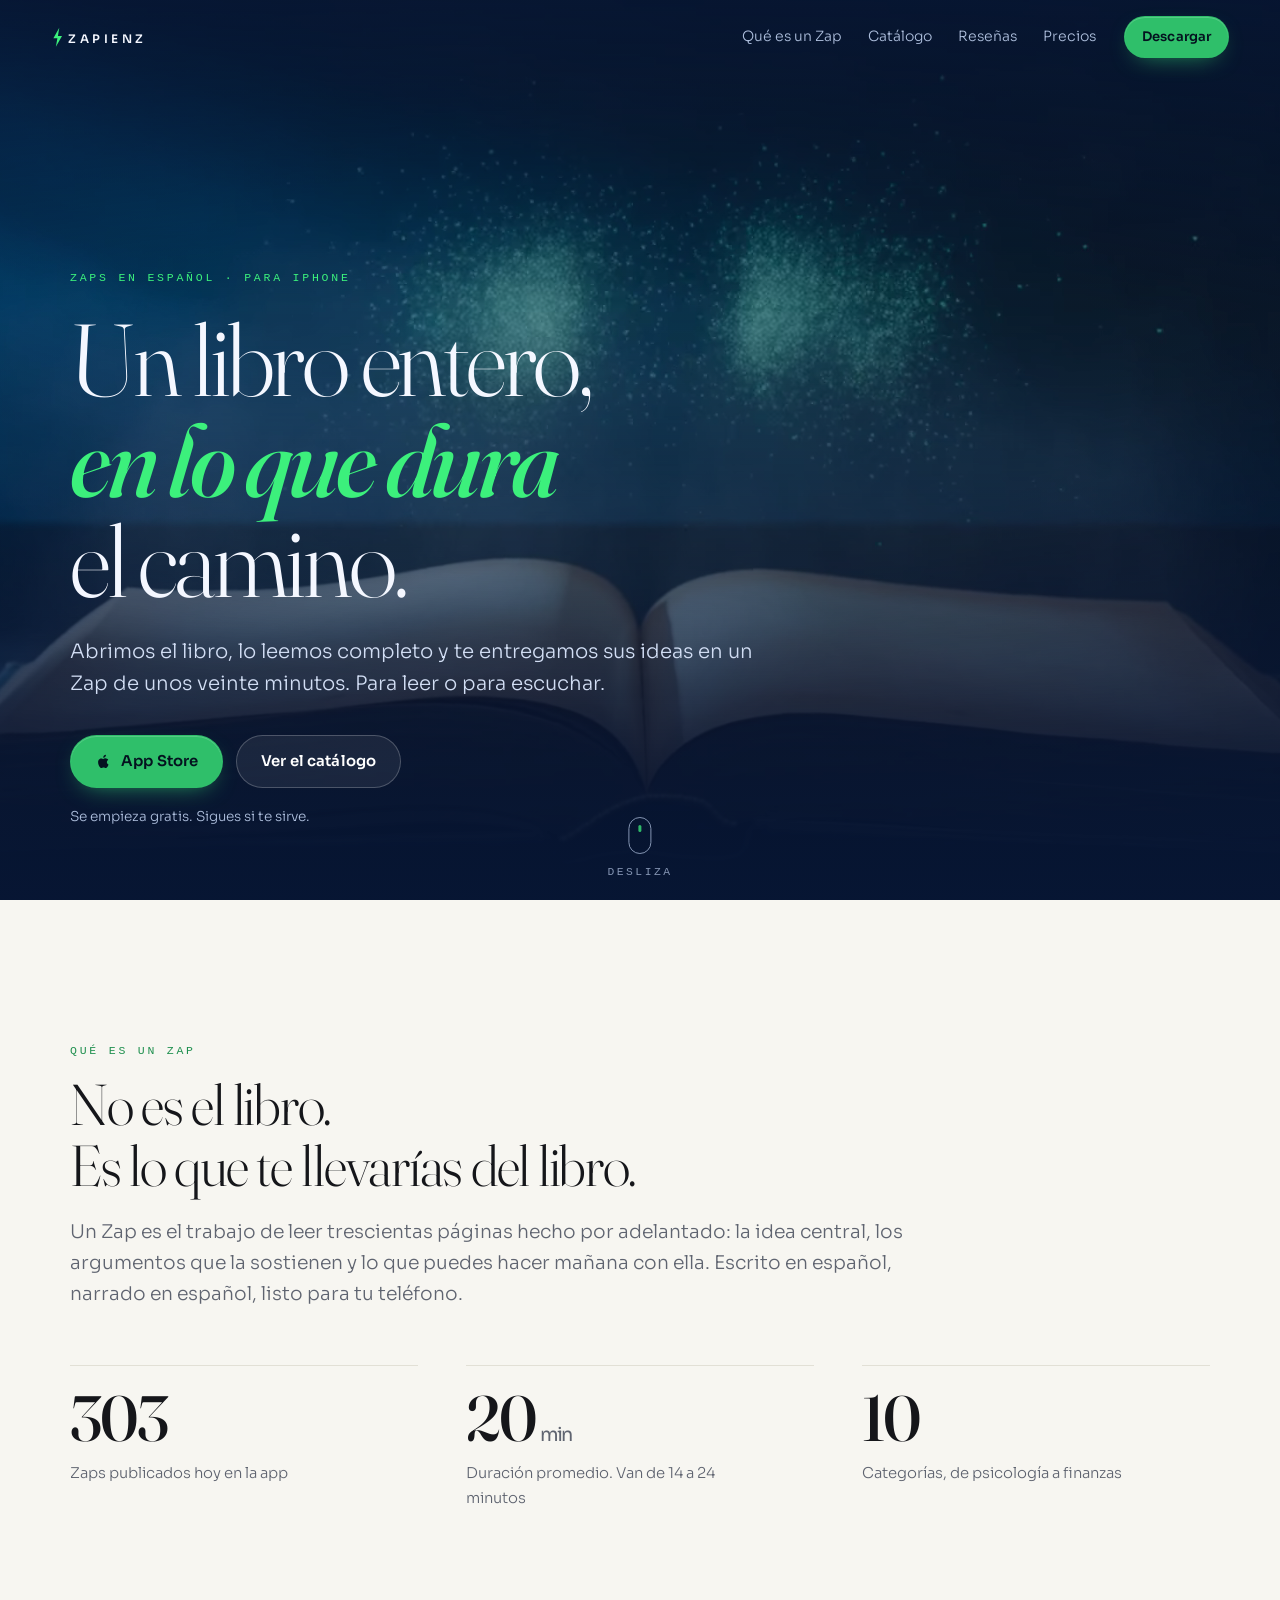
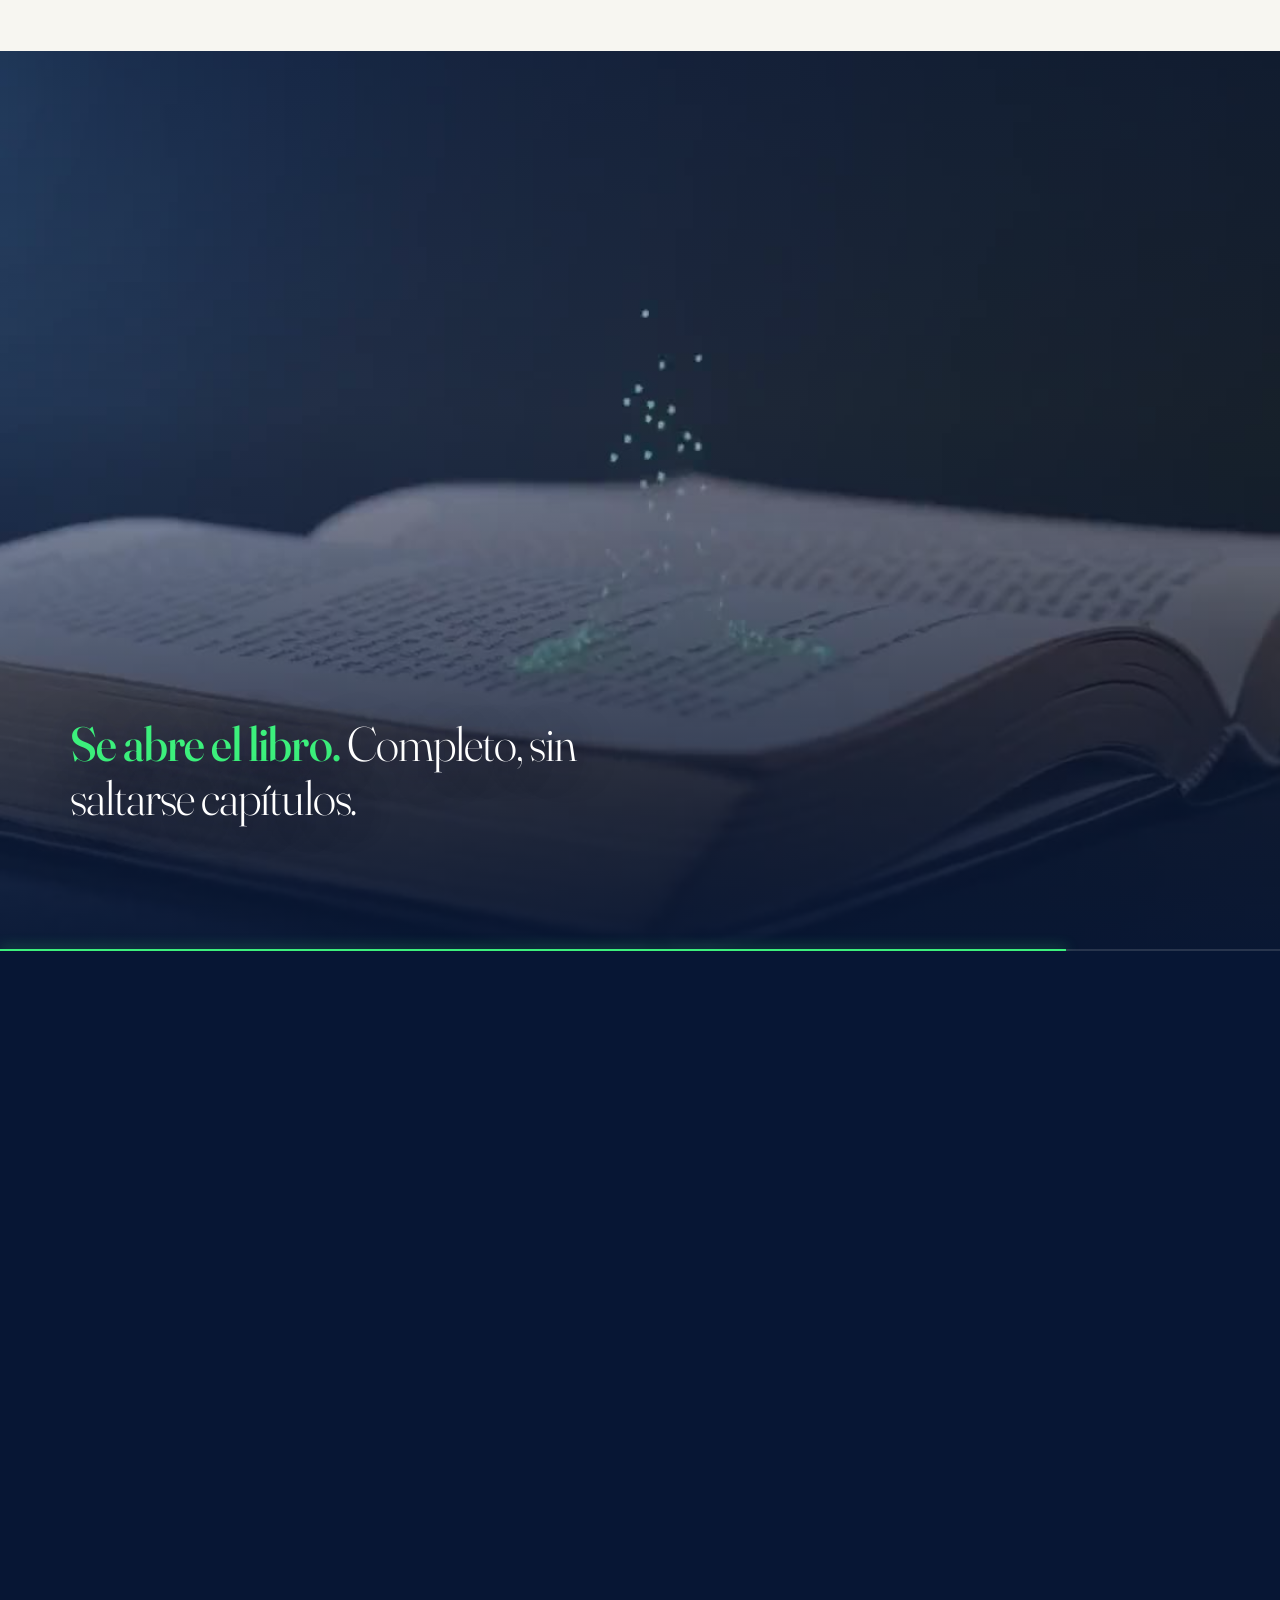
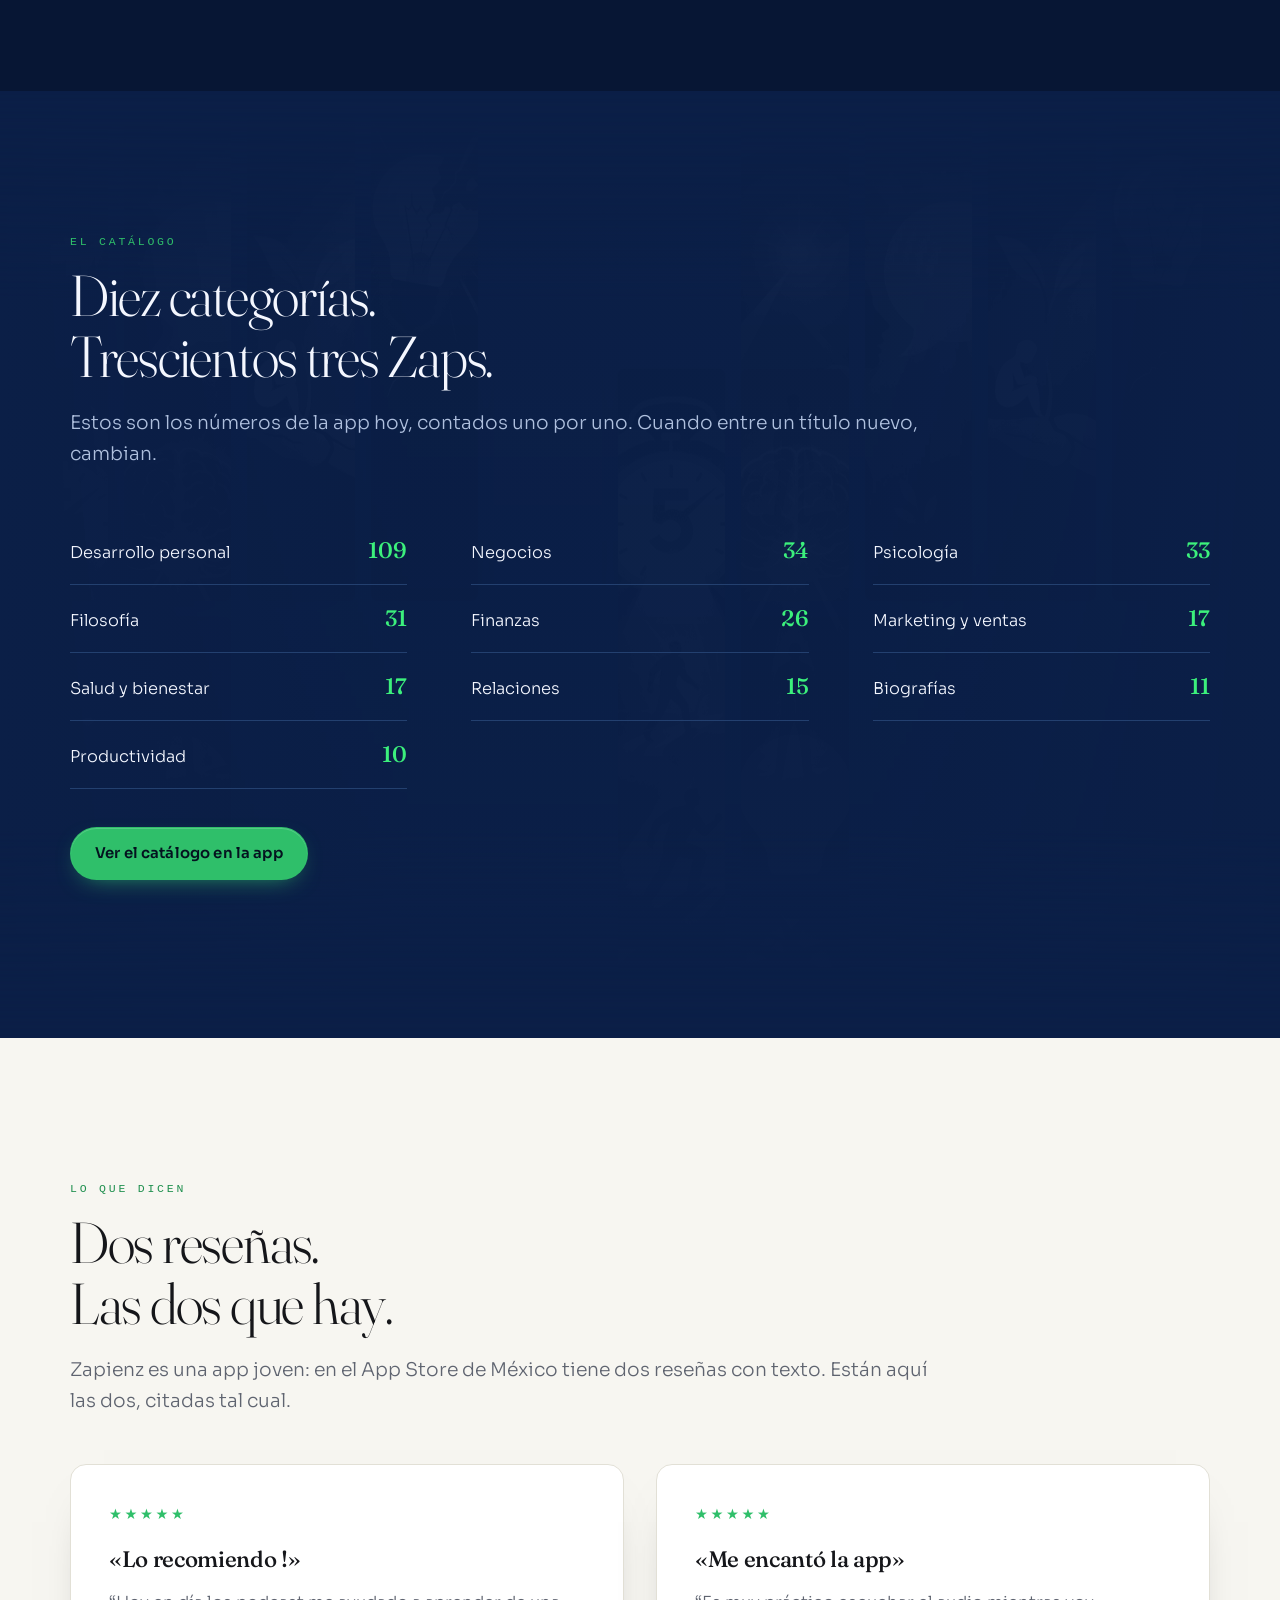
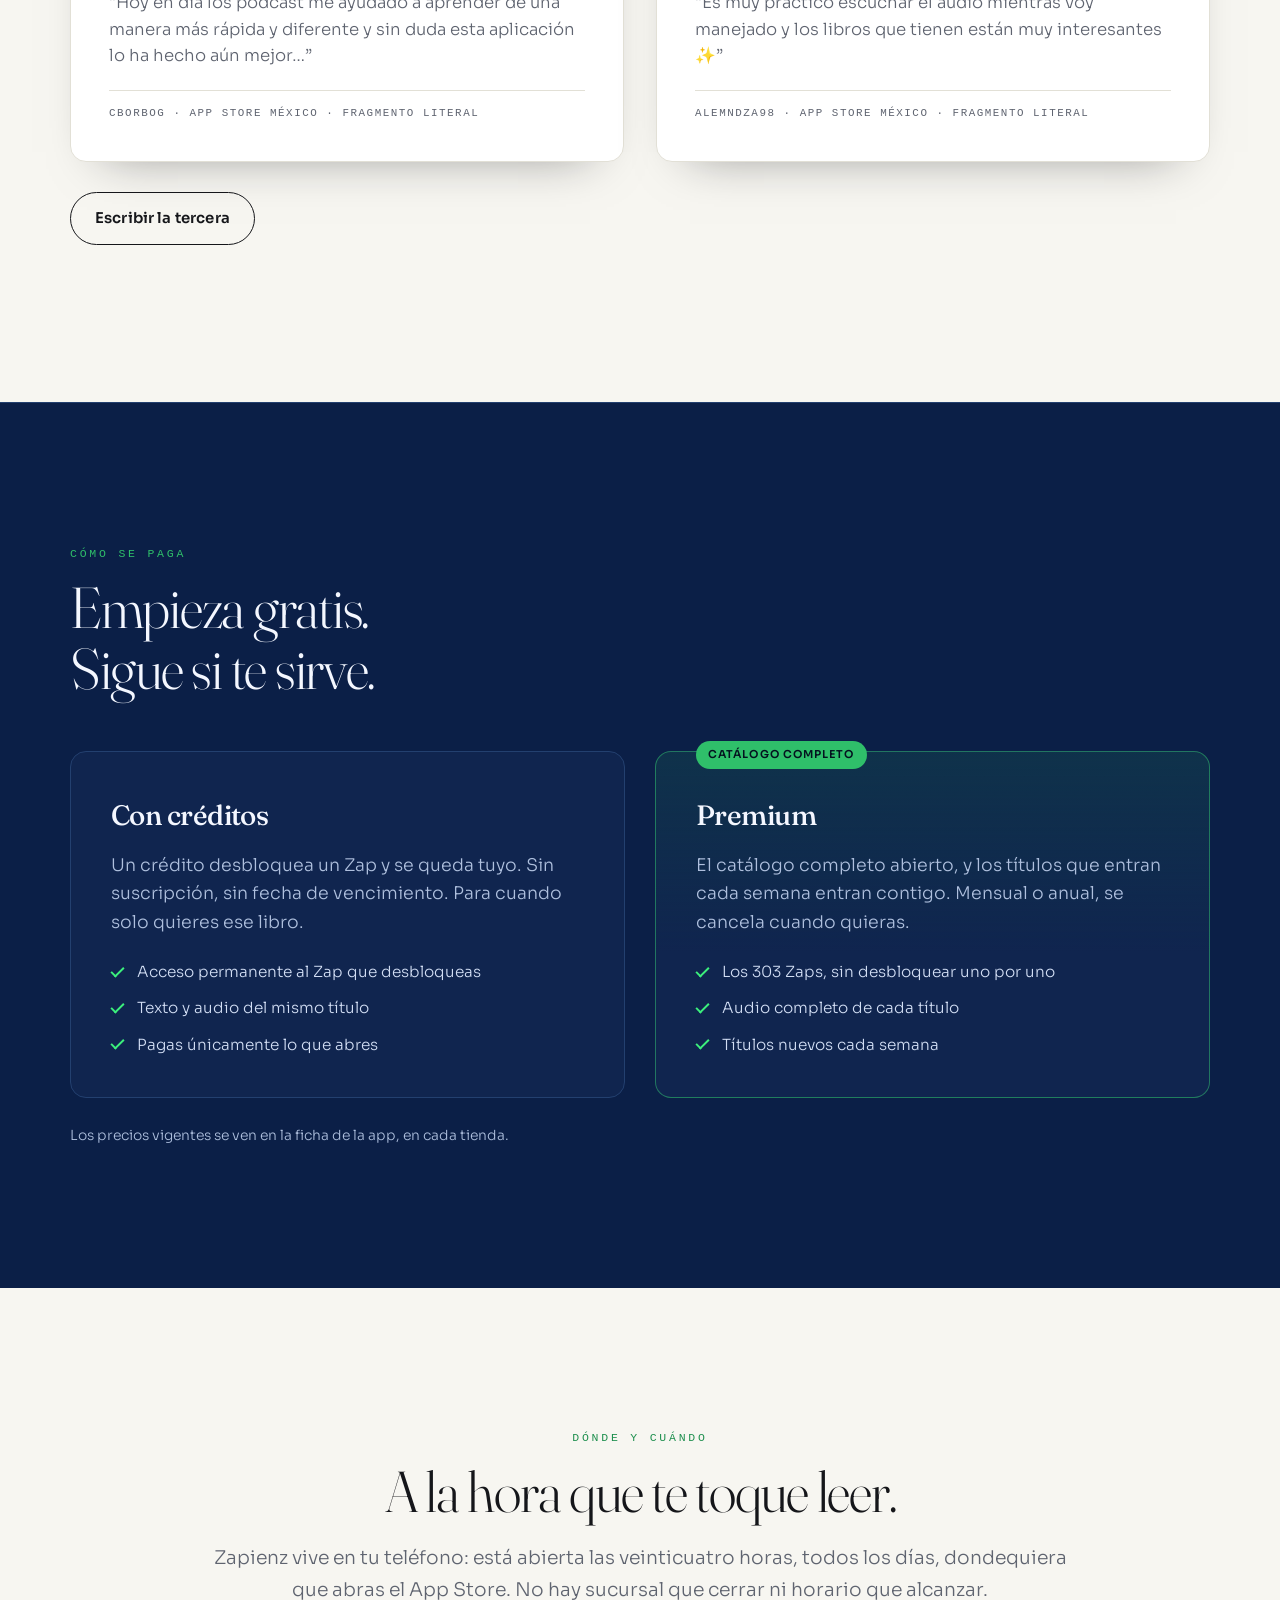
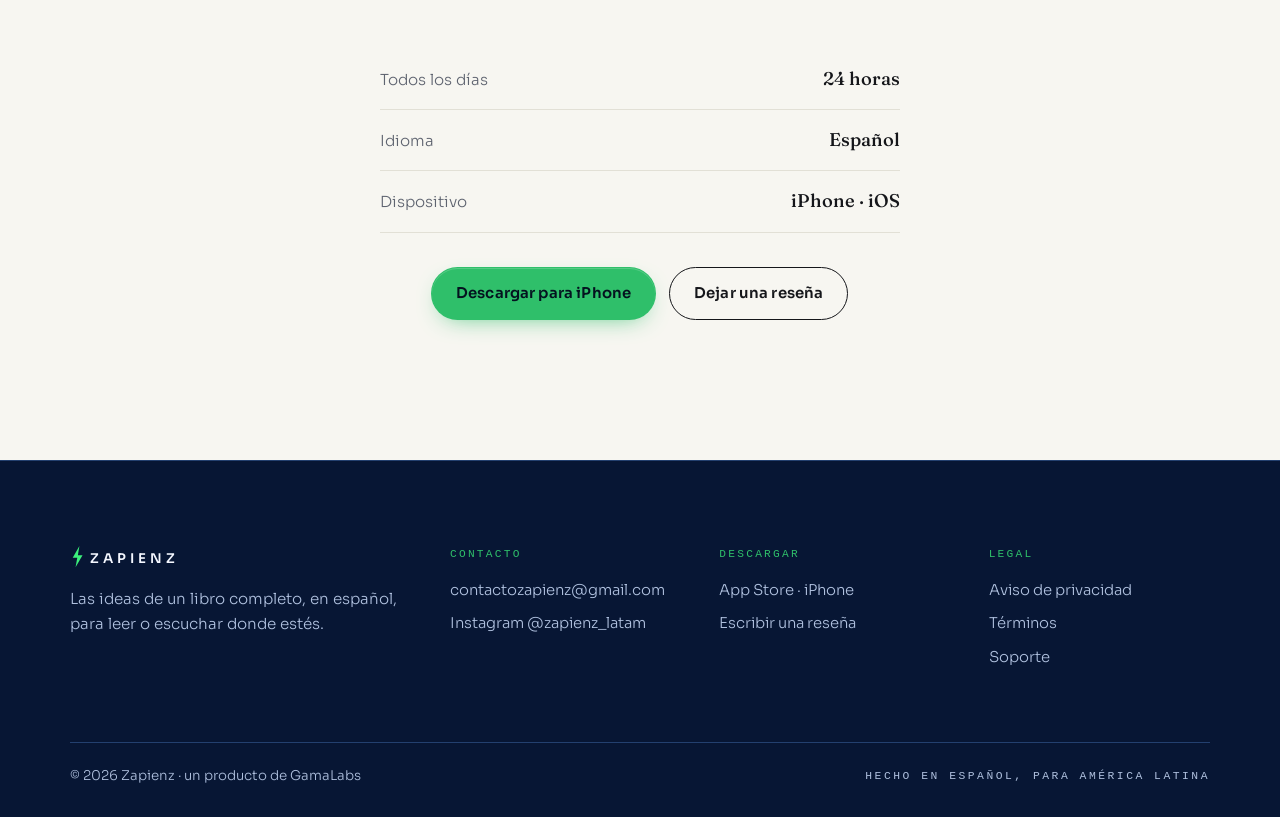
<file: index.html>
<!doctype html>
<html lang="es-MX">
<head>
<meta charset="utf-8">
<meta name="viewport" content="width=device-width,initial-scale=1,viewport-fit=cover">
<title>Zapienz — Un libro entero, en lo que dura el camino</title>
<meta name="description" content="303 Zaps en español para leer o escuchar: las ideas de un libro completo en unos veinte minutos. Diez categorías, en tu iPhone.">
<meta name="theme-color" content="#0B1F47">
<link rel="canonical" href="https://gamalabs26.github.io/zapienz-latam/">
<meta name="robots" content="index,follow">

<meta property="og:type" content="website">
<meta property="og:site_name" content="Zapienz">
<meta property="og:locale" content="es_MX">
<meta property="og:title" content="Zapienz — Un libro entero, en lo que dura el camino">
<meta property="og:description" content="303 Zaps en español para leer o escuchar: las ideas de un libro completo en unos veinte minutos.">
<meta property="og:url" content="https://gamalabs26.github.io/zapienz-latam/">
<meta property="og:image" content="https://gamalabs26.github.io/zapienz-latam/assets/img/og.jpg">
<meta property="og:image:width" content="1200">
<meta property="og:image:height" content="675">
<meta property="og:image:alt" content="Un libro abierto del que se desprenden partículas de luz que forman una onda de audio.">
<meta name="twitter:card" content="summary_large_image">
<meta name="twitter:title" content="Zapienz — Un libro entero, en lo que dura el camino">
<meta name="twitter:description" content="303 Zaps en español para leer o escuchar. Diez categorías, en tu iPhone.">
<meta name="twitter:image" content="https://gamalabs26.github.io/zapienz-latam/assets/img/og.jpg">

<link rel="icon" href="assets/img/favicon.svg" type="image/svg+xml">
<link rel="apple-touch-icon" href="assets/img/icon-180.png">
<link rel="manifest" href="site.webmanifest">

<link rel="preconnect" href="https://fonts.googleapis.com">
<link rel="preconnect" href="https://fonts.gstatic.com" crossorigin>
<link rel="preload" as="image" href="assets/img/hero-poster.jpg" fetchpriority="high">
<link href="https://fonts.googleapis.com/css2?family=Fraunces:opsz,wght@9..144,300;9..144,500;9..144,700&family=Sora:wght@300;400;600&display=swap" rel="stylesheet">
<link rel="stylesheet" href="assets/css/site.css">

<script type="application/ld+json">
{
  "@context": "https://schema.org",
  "@type": "MobileApplication",
  "name": "Zapienz",
  "applicationCategory": "EducationApplication",
  "operatingSystem": "iOS",
  "inLanguage": "es",
  "url": "https://gamalabs26.github.io/zapienz-latam/",
  "description": "Zaps en español: las ideas de un libro completo para leer o escuchar en unos veinte minutos.",
  "author": { "@type": "Organization", "name": "GamaLabs" },
  "email": "contactozapienz@gmail.com",
  "sameAs": [
    "https://www.instagram.com/zapienz_latam",
    "https://apps.apple.com/mx/app/zapienz/id6762142820"
  ]
}
</script>
</head>
<body>

<a class="saltar" href="#contenido">Saltar al contenido</a>

<nav class="nav" id="nav" aria-label="Principal">
  <a class="nav__marca" href="#inicio" aria-label="Zapienz, inicio">
    <svg class="marca" viewBox="0 0 168 26" role="img" aria-label="Zapienz">
      <path class="marca__rayo" d="M10.5 1 3 14.2h5.1L6.2 25 14 11.4H8.8L10.5 1Z"/>
      <text x="22" y="20" class="marca__texto">ZAPIENZ</text>
    </svg>
  </a>
  <div class="nav__links">
    <a href="#zap">Qué es un Zap</a>
    <a href="#catalogo">Catálogo</a>
    <a href="#resenas">Reseñas</a>
    <a href="#precios">Precios</a>
  </div>
  <a class="btn btn--mini" data-iman href="https://apps.apple.com/mx/app/zapienz/id6762142820">Descargar</a>
</nav>

<main id="contenido">

<!-- ═══════════ HERO ═══════════ -->
<section class="hero" id="inicio">
  <div class="hero__media" id="heroMedia">
    <video class="hero__video" id="heroVideo"
           autoplay muted loop playsinline preload="metadata"
           poster="assets/img/hero-poster.jpg"
           data-ancho-webm="assets/video/hero-169.webm"
           data-ancho-mp4="assets/video/hero-169.mp4"
           data-alto-mp4="assets/video/hero-916.mp4"
           aria-hidden="true" tabindex="-1">
      <!-- la fuente la elige site.js segun el ancho: el atributo media no
           aplica dentro de <video>, solo dentro de <picture>. -->
    </video>
    <div class="hero__velo" aria-hidden="true"></div>
    <div class="hero__foco" id="heroFoco" aria-hidden="true"></div>
  </div>

  <div class="hero__cuerpo">
    <p class="sobre" data-anim="1">Zaps en español · para iPhone</p>
    <h1 class="titular" data-anim="2">
      Un libro entero,<br><em>en lo que dura</em><br>el camino.
    </h1>
    <p class="bajada" data-anim="3">
      Abrimos el libro, lo leemos completo y te entregamos sus ideas
      en un Zap de unos veinte minutos. Para leer o para escuchar.
    </p>
    <div class="hero__acciones" data-anim="4">
      <a class="btn" data-iman href="https://apps.apple.com/mx/app/zapienz/id6762142820">
        <svg viewBox="0 0 24 24" aria-hidden="true" class="ico"><path d="M16.7 12.9c0-2.3 1.9-3.4 2-3.5-1.1-1.6-2.8-1.8-3.4-1.8-1.4-.2-2.8.8-3.5.8-.7 0-1.8-.8-3-.8-1.5 0-2.9.9-3.7 2.3-1.6 2.7-.4 6.8 1.1 9 .8 1.1 1.7 2.3 2.9 2.2 1.2 0 1.6-.7 3-.7s1.8.7 3 .7c1.2 0 2-1.1 2.8-2.2.9-1.3 1.2-2.5 1.3-2.6-.1 0-2.5-1-2.5-3.4zM14.5 5.3c.6-.8 1.1-1.9 1-3-.9 0-2.1.6-2.8 1.4-.6.7-1.2 1.8-1 2.9 1 .1 2.1-.5 2.8-1.3z"/></svg>
        App Store
      </a>
      <a class="btn btn--ghost" data-iman href="#catalogo">Ver el catálogo</a>
    </div>
    <p class="hero__nota" data-anim="5">Se empieza gratis. Sigues si te sirve.</p>
  </div>

  <div class="hero__pie" aria-hidden="true">
    <span class="hero__scroll"><i></i></span>
    <span class="mono">Desliza</span>
  </div>
</section>

<!-- ═══════════ QUÉ ES UN ZAP ═══════════ -->
<section class="seccion seccion--papel" id="zap">
  <div class="caja">
    <p class="rotulo rev">Qué es un Zap</p>
    <h2 class="h2 rev" data-esc="1">No es el libro.<br>Es lo que te llevarías del libro.</h2>
    <p class="parrafo rev" data-esc="2">
      Un Zap es el trabajo de leer trescientas páginas hecho por adelantado: la idea
      central, los argumentos que la sostienen y lo que puedes hacer mañana con ella.
      Escrito en español, narrado en español, listo para tu teléfono.
    </p>

    <ul class="cifras">
      <li class="cifra rev" data-esc="1">
        <span class="cifra__n" data-contar="303">303</span>
        <span class="cifra__t">Zaps publicados hoy en la app</span>
      </li>
      <li class="cifra rev" data-esc="2">
        <span class="cifra__n"><span data-contar="20">20</span><small>min</small></span>
        <span class="cifra__t">Duración promedio. Van de 14 a 24 minutos</span>
      </li>
      <li class="cifra rev" data-esc="3">
        <span class="cifra__n" data-contar="10">10</span>
        <span class="cifra__t">Categorías, de psicología a finanzas</span>
      </li>
    </ul>
  </div>
</section>

<!-- ═══════════ SCROLLYTELLING ═══════════ -->
<section class="peli" id="proceso" aria-label="Cómo se hace un Zap">
  <div class="peli__pista" id="peliPista">
    <div class="peli__cuadro">
      <video class="peli__video" id="peliVideo" muted playsinline preload="metadata"
             poster="assets/img/scroll-poster.jpg" aria-hidden="true" tabindex="-1">
        <source src="assets/video/scroll-zap.mp4" type="video/mp4">
      </video>
      <div class="peli__velo" aria-hidden="true"></div>

      <div class="peli__textos">
        <p class="peli__paso" data-paso="0"><b>Se abre el libro.</b> Completo, sin saltarse capítulos.</p>
        <p class="peli__paso" data-paso="1"><b>Se separa lo que sostiene la idea</b> de lo que solo la adorna.</p>
        <p class="peli__paso" data-paso="2"><b>Se escribe en español</b>, para leerse de corrido.</p>
        <p class="peli__paso" data-paso="3"><b>Se le da voz</b> y cabe en tus audífonos.</p>
      </div>

      <div class="peli__barra" aria-hidden="true"><i id="peliBarra"></i></div>
    </div>
  </div>
</section>

<!-- ═══════════ CATÁLOGO ═══════════ -->
<section class="seccion seccion--noche" id="catalogo">
  <div class="muro" aria-hidden="true">
    <div class="muro__capa" data-prof="0.06"><div class="muro__fila" data-fila="a"></div></div>
    <div class="muro__capa" data-prof="0.15"><div class="muro__fila" data-fila="b"></div></div>
    <div class="muro__capa" data-prof="0.26"><div class="muro__fila" data-fila="c"></div></div>
  </div>

  <div class="caja caja--sobre">
    <p class="rotulo rev">El catálogo</p>
    <h2 class="h2 rev" data-esc="1">Diez categorías.<br>Trescientos tres Zaps.</h2>
    <p class="parrafo rev" data-esc="2">
      Estos son los números de la app hoy, contados uno por uno. Cuando entre un
      título nuevo, cambian.
    </p>

    <ul class="cats">
      <li class="cat rev" data-esc="1"><span class="cat__n">Desarrollo personal</span><span class="cat__c">109</span></li>
      <li class="cat rev" data-esc="1"><span class="cat__n">Negocios</span><span class="cat__c">34</span></li>
      <li class="cat rev" data-esc="2"><span class="cat__n">Psicología</span><span class="cat__c">33</span></li>
      <li class="cat rev" data-esc="2"><span class="cat__n">Filosofía</span><span class="cat__c">31</span></li>
      <li class="cat rev" data-esc="2"><span class="cat__n">Finanzas</span><span class="cat__c">26</span></li>
      <li class="cat rev" data-esc="3"><span class="cat__n">Marketing y ventas</span><span class="cat__c">17</span></li>
      <li class="cat rev" data-esc="3"><span class="cat__n">Salud y bienestar</span><span class="cat__c">17</span></li>
      <li class="cat rev" data-esc="3"><span class="cat__n">Relaciones</span><span class="cat__c">15</span></li>
      <li class="cat rev" data-esc="4"><span class="cat__n">Biografías</span><span class="cat__c">11</span></li>
      <li class="cat rev" data-esc="4"><span class="cat__n">Productividad</span><span class="cat__c">10</span></li>
    </ul>

    <p class="rev" data-esc="4" style="margin-top:38px">
      <a class="btn" data-iman href="https://apps.apple.com/mx/app/zapienz/id6762142820">Ver el catálogo en la app</a>
    </p>
  </div>
</section>

<!-- ═══════════ RESEÑAS ═══════════
     Las dos únicas reseñas con texto que hay hoy en el App Store de México.
     Se citan literales y recortadas, rotuladas como fragmento. No hay una
     tercera y no se inventa. -->
<section class="seccion seccion--papel" id="resenas">
  <div class="caja">
    <p class="rotulo rev">Lo que dicen</p>
    <h2 class="h2 rev" data-esc="1">Dos reseñas.<br>Las dos que hay.</h2>
    <p class="parrafo rev" data-esc="2">
      Zapienz es una app joven: en el App Store de México tiene dos reseñas con texto.
      Están aquí las dos, citadas tal cual.
    </p>

    <div class="resenas">
      <figure class="resena rev" data-esc="1">
        <p class="resena__est" aria-label="5 de 5 estrellas">★★★★★</p>
        <blockquote class="resena__cita">
          <p class="resena__tit">«Lo recomiendo !»</p>
          <p>“Hoy en día los podcast me ayudado a aprender de una manera más rápida
             y diferente y sin duda esta aplicación lo ha hecho aún mejor…”</p>
        </blockquote>
        <figcaption class="resena__pie">Cborbog · App&nbsp;Store México · fragmento literal</figcaption>
      </figure>

      <figure class="resena rev" data-esc="2">
        <p class="resena__est" aria-label="5 de 5 estrellas">★★★★★</p>
        <blockquote class="resena__cita">
          <p class="resena__tit">«Me encantó la app»</p>
          <p>“Es muy práctico escuchar el audio mientras voy manejado y los libros
             que tienen están muy interesantes ✨”</p>
        </blockquote>
        <figcaption class="resena__pie">alemndza98 · App&nbsp;Store México · fragmento literal</figcaption>
      </figure>
    </div>

    <p class="rev" data-esc="3" style="margin-top:30px">
      <a class="btn btn--linea" data-iman href="https://apps.apple.com/mx/app/zapienz/id6762142820?action=write-review">Escribir la tercera</a>
    </p>
  </div>
</section>

<!-- ═══════════ PRECIOS ═══════════ -->
<section class="seccion seccion--noche seccion--borde" id="precios">
  <div class="caja">
    <p class="rotulo rev">Cómo se paga</p>
    <h2 class="h2 rev" data-esc="1">Empieza gratis.<br>Sigue si te sirve.</h2>

    <div class="planes">
      <article class="plan rev" data-esc="1">
        <h3 class="plan__t">Con créditos</h3>
        <p class="plan__d">Un crédito desbloquea un Zap y se queda tuyo. Sin suscripción,
           sin fecha de vencimiento. Para cuando solo quieres ese libro.</p>
        <ul class="plan__l">
          <li>Acceso permanente al Zap que desbloqueas</li>
          <li>Texto y audio del mismo título</li>
          <li>Pagas únicamente lo que abres</li>
        </ul>
      </article>

      <article class="plan plan--alto rev" data-esc="2">
        <p class="plan__sello">Catálogo completo</p>
        <h3 class="plan__t">Premium</h3>
        <p class="plan__d">El catálogo completo abierto, y los títulos que entran cada
           semana entran contigo. Mensual o anual, se cancela cuando quieras.</p>
        <ul class="plan__l">
          <li>Los 303 Zaps, sin desbloquear uno por uno</li>
          <li>Audio completo de cada título</li>
          <li>Títulos nuevos cada semana</li>
        </ul>
      </article>
    </div>
    <p class="pie-nota rev" data-esc="3">Los precios vigentes se ven en la ficha de la app, en cada tienda.</p>
  </div>
</section>

<!-- ═══════════ DISPONIBILIDAD Y DESCARGA ═══════════ -->
<section class="seccion seccion--papel" id="donde">
  <div class="caja caja--centro">
    <p class="rotulo rev">Dónde y cuándo</p>
    <h2 class="h2 rev" data-esc="1">A la hora que te toque leer.</h2>
    <p class="parrafo parrafo--centro rev" data-esc="2">
      Zapienz vive en tu teléfono: está abierta las veinticuatro horas, todos los días,
      dondequiera que abras el App Store. No hay sucursal que cerrar ni horario que
      alcanzar.
    </p>

    <div class="horario rev" data-esc="3">
      <div class="horario__f"><span>Todos los días</span><b>24&nbsp;horas</b></div>
      <div class="horario__f"><span>Idioma</span><b>Español</b></div>
      <div class="horario__f"><span>Dispositivo</span><b>iPhone · iOS</b></div>
    </div>

    <div class="hero__acciones hero__acciones--centro rev" data-esc="4">
      <a class="btn" data-iman href="https://apps.apple.com/mx/app/zapienz/id6762142820">Descargar para iPhone</a>
      <a class="btn btn--linea" data-iman href="https://apps.apple.com/mx/app/zapienz/id6762142820?action=write-review">Dejar una reseña</a>
    </div>
  </div>
</section>

</main>

<!-- ═══════════ PIE ═══════════ -->
<footer class="pie" id="contacto">
  <div class="caja pie__rejilla">
    <div>
      <svg class="marca marca--pie" viewBox="0 0 168 26" role="img" aria-label="Zapienz">
        <path class="marca__rayo" d="M10.5 1 3 14.2h5.1L6.2 25 14 11.4H8.8L10.5 1Z"/>
        <text x="22" y="20" class="marca__texto">ZAPIENZ</text>
      </svg>
      <p class="pie__lema">Las ideas de un libro completo, en español,<br>para leer o escuchar donde estés.</p>
    </div>

    <div class="pie__col">
      <h3>Contacto</h3>
      <p><a href="mailto:contactozapienz@gmail.com">contactozapienz@gmail.com</a></p>
      <p><a href="https://www.instagram.com/zapienz_latam" rel="me noopener">Instagram @zapienz_latam</a></p>
    </div>

    <div class="pie__col">
      <h3>Descargar</h3>
      <p><a href="https://apps.apple.com/mx/app/zapienz/id6762142820">App Store · iPhone</a></p>
      <p><a href="https://apps.apple.com/mx/app/zapienz/id6762142820?action=write-review">Escribir una reseña</a></p>
    </div>

    <div class="pie__col">
      <h3>Legal</h3>
      <p><a href="https://zapienz-dot.github.io/legal/privacy-policy.html">Aviso de privacidad</a></p>
      <p><a href="https://zapienz-dot.github.io/legal/terms.html">Términos</a></p>
      <p><a href="https://zapienz-dot.github.io/legal/support.html">Soporte</a></p>
    </div>
  </div>
  <div class="caja pie__linea">
    <p>© <span id="anio">2026</span> Zapienz · un producto de GamaLabs</p>
    <p class="mono">Hecho en español, para América Latina</p>
  </div>
</footer>

<script src="assets/js/site.js" defer></script>
</body>
</html>
</file>
<file: assets/css/site.css>
/* ═══════════════════════════════════════════════════════════
   ZAPIENZ · identidad
   Dos materias: NOCHE (el sonido) y PAPEL (el libro).
   El verde solo aparece donde algo se enciende.
   ═══════════════════════════════════════════════════════════ */

:root{
  --noche:       #0B1F47;
  --noche-alto:  #102A5E;
  --noche-hondo: #071634;
  --noche-sup:   #10254F;
  --noche-borde: #23406F;
  --claro:       #F4F7FF;
  --claro2:      #AFC0DE;

  --papel:       #F7F6F1;
  --papel-hondo: #EFEEE7;
  --papel-linea: #E2E0D6;
  --tinta:       #15161A;
  --tinta2:      #5F6470;

  --verde:       #2FBF6A;
  --verde-vivo:  #3CF07C;

  --medida: 62ch;
  --radio: 16px;

  --ease:      cubic-bezier(.16,.84,.30,1);
  --ease-out:  cubic-bezier(.22,1,.36,1);
  --t-rapido: .28s;
  --t-medio:  .7s;
  --t-lento:  1.1s;

  --serif: "Fraunces", "Iowan Old Style", Georgia, serif;
  --sans:  "Sora", system-ui, -apple-system, "Segoe UI", sans-serif;
}
:root{ --noche-card:#122A55 }

*,*::before,*::after{ box-sizing:border-box }
html{ scroll-behavior:smooth; -webkit-text-size-adjust:100% }
body{
  margin:0; background:var(--noche); color:var(--claro);
  font-family:var(--sans); font-weight:300; font-size:clamp(1rem,.96rem + .25vw,1.09rem);
  line-height:1.65; overflow-x:hidden;
  -webkit-font-smoothing:antialiased;
}
img,svg,video{ display:block; max-width:100% }
a{ color:inherit }
::selection{ background:var(--verde); color:#04121f }

.saltar{
  position:absolute; left:-999px; top:8px; z-index:200;
  background:var(--verde); color:#04121f; padding:10px 16px; border-radius:10px;
  text-decoration:none; font-weight:600;
}
.saltar:focus{ left:8px }
:focus-visible{ outline:2.5px solid var(--verde-vivo); outline-offset:3px; border-radius:6px }

/* ── marca ───────────────────────────────────────────────── */
.marca{ width:132px; height:auto; overflow:visible }
.marca__rayo{ fill:var(--verde-vivo) }
.marca__texto{
  font-family:var(--sans); font-size:15px; font-weight:600;
  letter-spacing:.30em; fill:currentColor;
}
.marca--pie{ width:150px; color:var(--claro) }

/* ── nav ─────────────────────────────────────────────────── */
.nav{
  position:fixed; inset:0 0 auto 0; z-index:100;
  display:flex; align-items:center; gap:28px;
  padding:16px clamp(18px,4vw,54px);
  color:var(--claro);
  transition:background var(--t-rapido) var(--ease), backdrop-filter var(--t-rapido),
             border-color var(--t-rapido), padding var(--t-rapido) var(--ease);
  border-bottom:1px solid transparent;
}
.nav.es-solido{
  background:rgba(8,24,56,.78); backdrop-filter:blur(16px) saturate(140%);
  -webkit-backdrop-filter:blur(16px) saturate(140%);
  border-bottom-color:rgba(255,255,255,.09); padding-block:11px;
}
.nav__marca{ display:flex; text-decoration:none; flex:0 0 auto }
.nav__links{ display:flex; gap:26px; margin-left:auto; font-size:.88rem }
.nav__links a{
  text-decoration:none; color:var(--claro2); position:relative; padding-block:4px;
  transition:color var(--t-rapido) var(--ease);
}
.nav__links a::after{
  content:""; position:absolute; left:0; right:100%; bottom:0; height:1px;
  background:var(--verde-vivo); transition:right .45s var(--ease-out);
}
.nav__links a:hover{ color:#fff }
.nav__links a:hover::after{ right:0 }
@media (max-width:860px){ .nav__links{ display:none } .nav{ gap:12px } }

/* ── botones ─────────────────────────────────────────────── */
.btn{
  --fondo:var(--verde); --texto:#04121f;
  display:inline-flex; align-items:center; gap:9px;
  background:var(--fondo); color:var(--texto);
  font-family:var(--sans); font-weight:600; font-size:.93rem; letter-spacing:.01em;
  padding:13px 24px; border-radius:999px; text-decoration:none;
  border:1px solid transparent; will-change:transform;
  transition:transform .35s var(--ease-out), box-shadow .35s var(--ease), background var(--t-rapido);
  box-shadow:0 1px 0 rgba(255,255,255,.18) inset, 0 8px 24px -12px rgba(47,191,106,.9);
}
.btn:hover{ box-shadow:0 1px 0 rgba(255,255,255,.25) inset, 0 14px 34px -12px rgba(47,191,106,.95) }
.btn .ico{ width:17px; height:17px; fill:currentColor }
.btn--ghost{ --fondo:rgba(255,255,255,.07); --texto:#fff; border-color:rgba(255,255,255,.22); box-shadow:none }
.btn--ghost:hover{ --fondo:rgba(255,255,255,.13); box-shadow:none }
.btn--linea{ --fondo:transparent; --texto:currentColor; border-color:currentColor; box-shadow:none }
.btn--linea:hover{ --fondo:rgba(47,191,106,.12); box-shadow:none }
.btn--mini{ padding:9px 17px; font-size:.82rem }
@media (max-width:520px){ .btn--mini{ padding:8px 14px } }

/* ── tipografía compartida ───────────────────────────────── */
.mono{
  font-family:ui-monospace,"SF Mono",Menlo,monospace;
  font-size:.71rem; letter-spacing:.22em; text-transform:uppercase;
}
.rotulo{
  font-family:ui-monospace,"SF Mono",Menlo,monospace;
  font-size:.72rem; letter-spacing:.24em; text-transform:uppercase;
  color:var(--verde); margin:0 0 14px;
}
.h2{
  font-family:var(--serif); font-weight:300;
  font-size:clamp(2rem,1.3rem + 3.2vw,3.6rem);
  line-height:1.06; letter-spacing:-.022em; margin:0;
  font-variation-settings:"opsz" 120;
}
.parrafo{
  max-width:var(--medida); margin:20px 0 0;
  color:var(--tinta2); font-size:clamp(1.02rem,.98rem + .3vw,1.18rem);
}
.seccion--noche .parrafo{ color:var(--claro2) }
.parrafo--centro{ margin-inline:auto }

.caja{ width:min(1140px,100% - clamp(28px,7vw,84px)); margin-inline:auto; position:relative; z-index:2 }
.caja--centro{ text-align:center }
.caja--sobre{ position:relative; z-index:3 }
.seccion{ padding:clamp(80px,11vw,148px) 0; position:relative; isolation:isolate }
.seccion--papel{ background:var(--papel); color:var(--tinta) }
.seccion--papel .rotulo{ color:#1E8F4E }
.seccion--noche{ background:var(--noche); color:var(--claro); overflow:hidden }
.seccion--borde{ border-top:1px solid var(--noche-borde) }

/* ═══════════ HERO ═══════════ */
.hero{
  position:relative; min-height:100svh; display:flex; flex-direction:column;
  justify-content:flex-end; overflow:hidden; background:var(--noche-hondo);
  padding:0 0 clamp(48px,8vh,92px);
}
.hero__media{ position:absolute; inset:0; z-index:0 }
.hero__video{
  width:100%; height:100%; object-fit:cover;
  transform:scale(1.06); will-change:transform;
}
.hero__velo{
  position:absolute; inset:0;
  background:
    linear-gradient(180deg, rgba(7,22,52,.86) 0%, rgba(7,22,52,.30) 34%, rgba(7,22,52,.72) 72%, rgba(7,22,52,.97) 100%),
    radial-gradient(120% 85% at 50% 40%, transparent 30%, rgba(7,22,52,.62) 100%);
}
/* el foco del mouse destapa el video bajo el velo */
.hero__foco{
  position:absolute; inset:0; pointer-events:none; opacity:0;
  transition:opacity .6s var(--ease);
  background:radial-gradient(220px 220px at var(--mx,50%) var(--my,50%),
             rgba(60,240,124,.20) 0%, rgba(60,240,124,.07) 38%, transparent 72%);
  mix-blend-mode:screen;
}
.hero:hover .hero__foco{ opacity:1 }

/* en pantallas angostas el clip es vertical y el velo superior lo apagaba
   de mas: ahi se aclara la parte alta y se carga el peso abajo, donde vive
   el texto. */
@media (max-width:767px){
  .hero__velo{
    background:
      linear-gradient(180deg, rgba(7,22,52,.62) 0%, rgba(7,22,52,.12) 30%, rgba(7,22,52,.70) 66%, rgba(7,22,52,.97) 100%),
      radial-gradient(130% 70% at 50% 34%, transparent 34%, rgba(7,22,52,.5) 100%);
  }
}

.hero__cuerpo{ position:relative; z-index:2; width:min(1140px,100% - clamp(28px,7vw,84px)); margin-inline:auto }
.sobre{
  font-family:ui-monospace,"SF Mono",Menlo,monospace;
  font-size:.72rem; letter-spacing:.24em; text-transform:uppercase;
  color:var(--verde-vivo); margin:0 0 22px;
}
.titular{
  font-family:var(--serif); font-weight:300;
  font-size:clamp(2.6rem,1.1rem + 6.6vw,6.4rem);
  line-height:.98; letter-spacing:-.032em; margin:0;
  font-variation-settings:"opsz" 144;
  text-wrap:balance;
}
.titular em{ font-style:italic; font-weight:500; color:var(--verde-vivo) }
.bajada{
  margin:26px 0 0; max-width:46ch; color:#D2DEF4;
  font-size:clamp(1.02rem,.97rem + .38vw,1.24rem);
}
.hero__acciones{ display:flex; flex-wrap:wrap; gap:13px; margin-top:34px }
.hero__acciones--centro{ justify-content:center; margin-top:34px }
.hero__nota{ margin:18px 0 0; font-size:.85rem; color:var(--claro2) }

.hero__pie{
  position:absolute; left:50%; transform:translateX(-50%); bottom:18px; z-index:2;
  display:flex; flex-direction:column; align-items:center; gap:9px; color:var(--claro2);
  opacity:.75;
}
.hero__scroll{
  width:23px; height:37px; border:1.5px solid currentColor; border-radius:12px;
  position:relative;
}
.hero__scroll i{
  position:absolute; left:50%; top:7px; width:3px; height:7px; margin-left:-1.5px;
  background:var(--verde-vivo); border-radius:2px; animation:caer 1.9s var(--ease) infinite;
}
@keyframes caer{ 0%{opacity:0;transform:translateY(0)} 25%{opacity:1} 75%{opacity:0;transform:translateY(13px)} 100%{opacity:0} }
@media (max-width:640px){ .hero__pie{ display:none } }

/* ═══════════ CIFRAS ═══════════ */
.cifras{
  list-style:none; margin:56px 0 0; padding:0;
  display:grid; gap:clamp(24px,4vw,48px);
  grid-template-columns:repeat(auto-fit,minmax(210px,1fr));
}
.cifra{ border-top:1px solid var(--papel-linea); padding-top:20px }
.cifra__n{
  display:block; font-family:var(--serif); font-weight:500;
  font-size:clamp(2.6rem,2rem + 2.6vw,4rem); line-height:1;
  letter-spacing:-.03em; color:var(--tinta);
  font-variation-settings:"opsz" 144;
}
.cifra__n small{ font-family:var(--sans); font-size:.30em; font-weight:400; margin-left:.2em; color:var(--tinta2) }
.cifra__t{ display:block; margin-top:11px; color:var(--tinta2); font-size:.93rem; max-width:26ch }

/* ═══════════ SCROLLYTELLING ═══════════ */
.peli{ height:360vh; position:relative; background:var(--noche-hondo) }
.peli__pista{ position:sticky; top:0; height:100svh; overflow:hidden }
.peli__cuadro{ position:absolute; inset:0 }
.peli__video{ width:100%; height:100%; object-fit:cover }
.peli__velo{
  position:absolute; inset:0;
  background:linear-gradient(180deg, rgba(7,22,52,.55) 0%, rgba(7,22,52,.25) 40%, rgba(7,22,52,.92) 100%);
}
.peli__textos{
  position:absolute; inset:auto 0 clamp(80px,14vh,150px) 0;
  width:min(1140px,100% - clamp(28px,7vw,84px)); margin-inline:auto;
}
.peli__paso{
  position:absolute; bottom:0; left:0; margin:0; max-width:23ch;
  font-family:var(--serif); font-weight:300;
  font-size:clamp(1.6rem,1.1rem + 2.4vw,3.1rem); line-height:1.12;
  letter-spacing:-.02em; color:#fff;
  opacity:0; transform:translate3d(0,34px,0) scale(.985);
  transition:opacity .75s var(--ease), transform .75s var(--ease-out);
  font-variation-settings:"opsz" 120;
  text-shadow:0 2px 40px rgba(7,22,52,.7);
}
.peli__paso.es-visible{ opacity:1; transform:none }
.peli__paso b{ font-weight:500; color:var(--verde-vivo) }
.peli__barra{
  position:absolute; left:0; right:0; bottom:0; height:2px; background:rgba(255,255,255,.13);
}
.peli__barra i{
  display:block; height:100%; width:100%; background:var(--verde-vivo);
  transform:scaleX(0); transform-origin:left;
  box-shadow:0 0 14px rgba(60,240,124,.8);
}

/* ═══════════ MURO PARALLAX ═══════════ */
.muro{
  position:absolute; inset:0; z-index:0; overflow:hidden;
  mask-image:linear-gradient(180deg,transparent,#000 22%,#000 78%,transparent);
  -webkit-mask-image:linear-gradient(180deg,transparent,#000 22%,#000 78%,transparent);
}
.muro::after{
  content:""; position:absolute; inset:0;
  background:linear-gradient(90deg,var(--noche) 0%,rgba(11,31,71,.72) 32%,rgba(11,31,71,.72) 68%,var(--noche) 100%),
             linear-gradient(180deg,rgba(11,31,71,.55),rgba(11,31,71,.86));
}
.muro__capa{ position:absolute; left:0; right:0; will-change:transform }
.muro__capa:nth-child(1){ top:4% }
.muro__capa:nth-child(2){ top:33% }
.muro__capa:nth-child(3){ top:62% }
.muro__fila{ display:flex; gap:16px; width:max-content; opacity:.34 }
.muro__fila img{
  width:clamp(76px,8.4vw,108px); height:auto; border-radius:6px; flex:0 0 auto;
  /* las portadas son telon de fondo, no contenido: se apagan para que
     el texto de la seccion gane siempre el contraste */
  filter:grayscale(1) contrast(.95) brightness(.7) blur(.6px);
  box-shadow:0 14px 30px -16px rgba(0,0,0,.9);
}
.muro__capa:nth-child(1) .muro__fila{ animation:deriva 92s linear infinite }
.muro__capa:nth-child(2) .muro__fila{ animation:deriva 128s linear infinite reverse; opacity:.24 }
.muro__capa:nth-child(3) .muro__fila{ animation:deriva 160s linear infinite; opacity:.16 }
@keyframes deriva{ from{transform:translate3d(0,0,0)} to{transform:translate3d(-50%,0,0)} }

/* ═══════════ CATEGORÍAS ═══════════ */
.cats{
  list-style:none; margin:48px 0 0; padding:0;
  display:grid; gap:0; grid-template-columns:repeat(auto-fit,minmax(280px,1fr));
  column-gap:clamp(28px,5vw,64px);
}
.cat{
  display:flex; align-items:baseline; justify-content:space-between; gap:16px;
  padding:15px 0; border-bottom:1px solid var(--noche-borde);
  transition:border-color var(--t-rapido) var(--ease);
}
.cat:hover{ border-bottom-color:var(--verde) }
.cat__n{ font-size:1.02rem }
.cat:hover .cat__n{ color:#fff }
.cat__c{
  font-family:var(--serif); font-size:1.4rem; font-weight:500; color:var(--verde-vivo);
  font-variant-numeric:tabular-nums;
}

/* ═══════════ RESEÑAS ═══════════ */
.resenas{
  display:grid; gap:clamp(20px,3vw,32px); margin-top:48px;
  grid-template-columns:repeat(auto-fit,minmax(290px,1fr));
}
.resena{
  margin:0; padding:clamp(26px,3.2vw,38px);
  background:#fff; border:1px solid var(--papel-linea); border-radius:var(--radio);
  box-shadow:0 24px 48px -34px rgba(21,22,26,.5);
  transition:transform .45s var(--ease-out), box-shadow .45s var(--ease);
}
.resena:hover{ transform:translateY(-4px); box-shadow:0 32px 60px -34px rgba(21,22,26,.55) }
.resena__est{ margin:0 0 14px; color:var(--verde); letter-spacing:.18em; font-size:.9rem }
.resena__cita{ margin:0 }
.resena__tit{
  margin:0 0 12px; font-family:var(--serif); font-weight:500;
  font-size:1.4rem; letter-spacing:-.015em; color:var(--tinta);
}
.resena__cita p:last-child{ margin:0; color:var(--tinta2); font-size:1.04rem; line-height:1.6 }
.resena__pie{
  margin-top:20px; padding-top:14px; border-top:1px solid var(--papel-linea);
  font-family:ui-monospace,"SF Mono",Menlo,monospace;
  font-size:.68rem; letter-spacing:.14em; text-transform:uppercase; color:var(--tinta2);
}

/* ═══════════ PLANES ═══════════ */
.planes{
  display:grid; gap:clamp(20px,3vw,30px); margin-top:52px;
  grid-template-columns:repeat(auto-fit,minmax(290px,1fr));
}
.plan{
  position:relative; padding:clamp(28px,3.4vw,40px);
  background:var(--noche-sup); border:1px solid var(--noche-borde);
  border-radius:var(--radio);
  transition:transform .45s var(--ease-out), border-color var(--t-rapido);
}
.plan:hover{ transform:translateY(-4px); border-color:rgba(60,240,124,.45) }
.plan--alto{
  background:linear-gradient(180deg,rgba(47,191,106,.12),var(--noche-sup) 58%);
  border-color:rgba(60,240,124,.4);
}
.plan__sello{
  position:absolute; top:-11px; left:clamp(28px,3.4vw,40px);
  background:var(--verde); color:#04121f; font-size:.68rem; font-weight:600;
  letter-spacing:.1em; text-transform:uppercase; padding:5px 12px; border-radius:999px;
  margin:0;
}
.plan__t{
  margin:0 0 12px; font-family:var(--serif); font-weight:500;
  font-size:1.75rem; letter-spacing:-.02em;
}
.plan__d{ margin:0; color:var(--claro2) }
.plan__l{ margin:22px 0 0; padding:0; list-style:none; display:grid; gap:11px }
.plan__l li{ position:relative; padding-left:26px; font-size:.96rem; color:#D2DEF4 }
.plan__l li::before{
  content:""; position:absolute; left:0; top:.52em; width:13px; height:7px;
  border-left:2px solid var(--verde-vivo); border-bottom:2px solid var(--verde-vivo);
  transform:rotate(-45deg);
}
.pie-nota{ margin:26px 0 0; font-size:.87rem; color:var(--claro2) }

/* ═══════════ HORARIO ═══════════ */
.horario{
  display:grid; gap:0; max-width:520px; margin:44px auto 0; text-align:left;
}
.horario__f{
  display:flex; align-items:baseline; justify-content:space-between; gap:18px;
  padding:15px 0; border-bottom:1px solid var(--papel-linea);
}
.horario__f span{ color:var(--tinta2); font-size:.95rem }
.horario__f b{ font-family:var(--serif); font-weight:500; font-size:1.15rem }

/* ═══════════ PIE ═══════════ */
.pie{ background:var(--noche-hondo); border-top:1px solid var(--noche-borde); padding:clamp(56px,7vw,84px) 0 30px }
.pie__rejilla{
  display:grid; gap:clamp(28px,4vw,48px);
  grid-template-columns:minmax(240px,1.5fr) repeat(auto-fit,minmax(150px,1fr));
}
.pie__lema{ margin:18px 0 0; color:var(--claro2); font-size:.95rem }
.pie__col h3{
  margin:0 0 14px; font-family:ui-monospace,"SF Mono",Menlo,monospace;
  font-size:.7rem; letter-spacing:.2em; text-transform:uppercase; color:var(--verde); font-weight:400;
}
.pie__col p{ margin:0 0 9px; font-size:.93rem }
.pie__col a{ color:var(--claro2); text-decoration:none; transition:color var(--t-rapido) var(--ease) }
.pie__col a:hover{ color:var(--verde-vivo) }
.pie__linea{
  display:flex; flex-wrap:wrap; gap:12px; justify-content:space-between; align-items:center;
  margin-top:clamp(40px,6vw,64px); padding-top:22px; border-top:1px solid var(--noche-borde);
  color:var(--claro2); font-size:.84rem;
}
.pie__linea p{ margin:0 }

/* ═══════════ REVELADO ═══════════ */
.rev{ opacity:0; transform:translate3d(0,26px,0); }
.rev.es-visible{
  opacity:1; transform:none;
  transition:opacity .85s var(--ease) var(--retraso,0s), transform .85s var(--ease-out) var(--retraso,0s);
}
[data-anim]{ opacity:0; transform:translate3d(0,30px,0) }
.cargado [data-anim]{
  opacity:1; transform:none;
  transition:opacity 1s var(--ease) var(--retraso), transform 1.1s var(--ease-out) var(--retraso);
}

/* ═══════════ MOVIMIENTO REDUCIDO ═══════════ */
@media (prefers-reduced-motion:reduce){
  html{ scroll-behavior:auto }
  *,*::before,*::after{
    animation-duration:.001ms !important; animation-iteration-count:1 !important;
    transition-duration:.001ms !important;
  }
  .rev,[data-anim]{ opacity:1 !important; transform:none !important }
  .muro__fila{ animation:none !important }
  .muro__capa{ transform:none !important }
  .hero__video{ transform:scale(1.02) !important }
  .hero__foco{ display:none }
  .peli{ height:auto }
  .peli__pista{ position:static; height:auto }
  .peli__cuadro{ position:relative; inset:auto; min-height:70vh }
  .peli__video{ position:absolute; inset:0 }
  .peli__textos{ position:relative; inset:auto; padding:clamp(60px,10vw,110px) 0; display:grid; gap:26px }
  .peli__paso{ position:relative; opacity:1 !important; transform:none !important; max-width:34ch }
  .peli__barra{ display:none }
}
</file>
